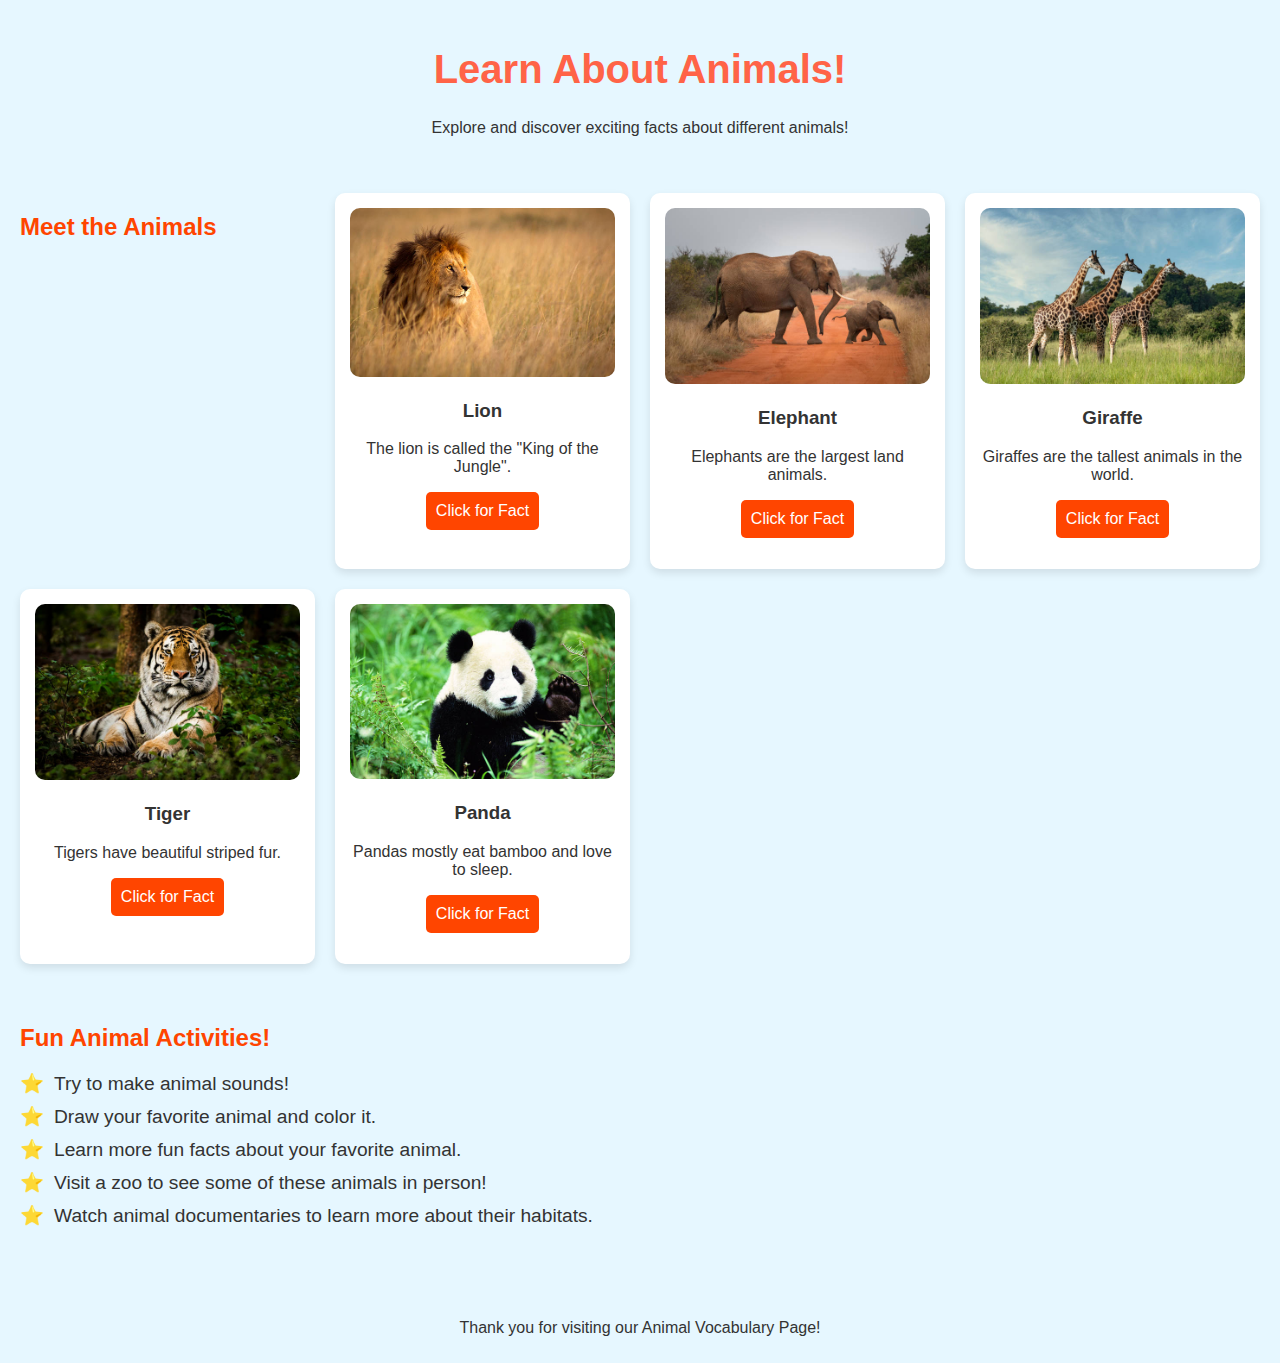
<file: animals.html>
<!DOCTYPE html>
<html lang="en">
<head>
    <meta charset="UTF-8">
    <meta name="viewport" content="width=device-width, initial-scale=1.0">
    <title>ANTHROPONYM</title>
    <link rel="shortcut icon" href="./pics/favicon-32x32.png" type="image/x-icon">
    <link rel="stylesheet" href="animals.css">
</head>
<body>
    <header>
        <h1>Learn About Animals!</h1>
        <p>Explore and discover exciting facts about different animals!</p>
    </header>

    <section class="animals">
        <h2>Meet the Animals</h2>
        
        <div class="animal" id="lion">
            <img src="./pics/lion.jpg" alt="Lion" class="animal-image">
            <h3>Lion</h3>
            <p>The lion is called the "King of the Jungle".</p>
            <button onclick="showFact('lion')">Click for Fact</button>
            <p class="fact" id="lion-fact"></p>
        </div>

        <div class="animal" id="elephant">
            <img src="./pics/elephant.jpg" alt="Elephant" class="animal-image">
            <h3>Elephant</h3>
            <p>Elephants are the largest land animals.</p>
            <button onclick="showFact('elephant')">Click for Fact</button>
            <p class="fact" id="elephant-fact"></p>
        </div>

        <div class="animal" id="giraffe">
            <img src="./pics/giraffe.jpg" alt="Giraffe" class="animal-image">
            <h3>Giraffe</h3>
            <p>Giraffes are the tallest animals in the world.</p>
            <button onclick="showFact('giraffe')">Click for Fact</button>
            <p class="fact" id="giraffe-fact"></p>
        </div>

        <div class="animal" id="tiger">
            <img src="./pics/tiger.jpg" alt="Tiger" class="animal-image">
            <h3>Tiger</h3>
            <p>Tigers have beautiful striped fur.</p>
            <button onclick="showFact('tiger')">Click for Fact</button>
            <p class="fact" id="tiger-fact"></p>
        </div>

        <div class="animal" id="panda">
            <img src="./pics/panda.jpg" alt="Panda" class="animal-image">
            <h3>Panda</h3>
            <p>Pandas mostly eat bamboo and love to sleep.</p>
            <button onclick="showFact('panda')">Click for Fact</button>
            <p class="fact" id="panda-fact"></p>
        </div>

        
    </section>

    <section class="activities">
        <h2>Fun Animal Activities!</h2>
        <ul>
            <li>Try to make animal sounds!</li>
            <li>Draw your favorite animal and color it.</li>
            <li>Learn more fun facts about your favorite animal.</li>
            <li>Visit a zoo to see some of these animals in person!</li>
            <li>Watch animal documentaries to learn more about their habitats.</li>
        </ul>
    </section>

    <footer>
        <p>Thank you for visiting our Animal Vocabulary Page!</p>
    </footer>

    <script src="animals.js"></script>
</body>
</html>
</file>
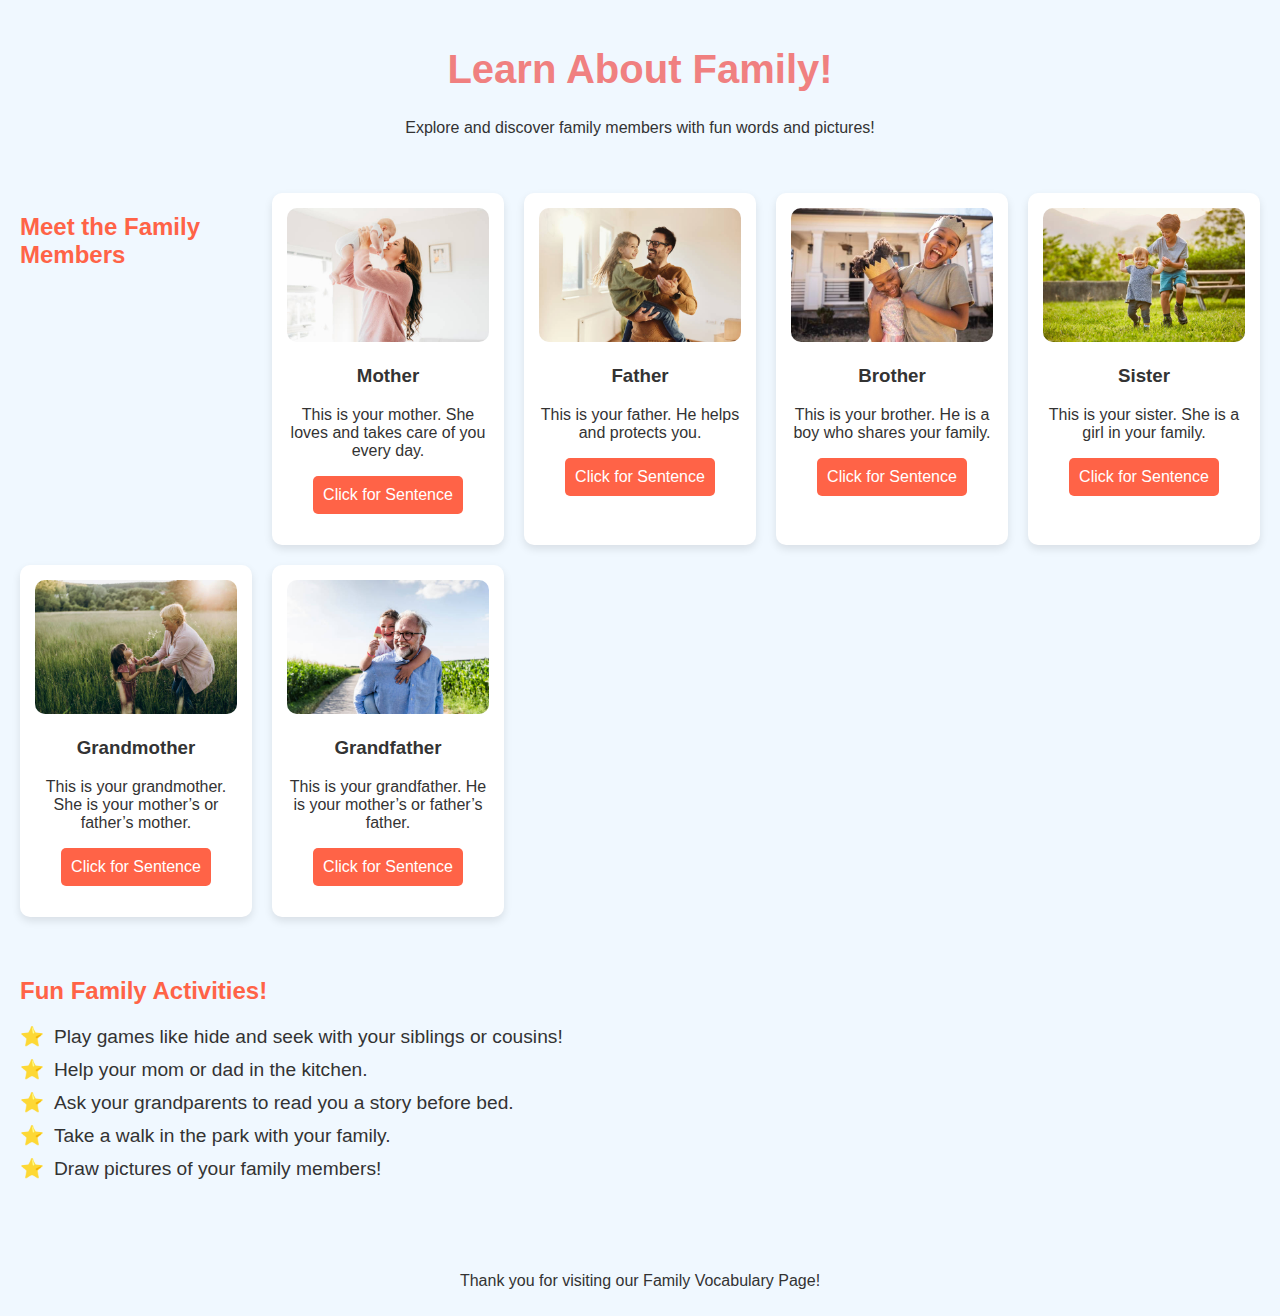
<file: family.html>
<!DOCTYPE html>
<html lang="en">
<head>
    <meta charset="UTF-8">
    <meta name="viewport" content="width=device-width, initial-scale=1.0">
    <title>ANTHROPONYM</title>
    <link rel="shortcut icon" href="./pics/favicon-32x32.png" type="image/x-icon">
    <link rel="stylesheet" href="family.css">
</head>
<body>
    <header>
        <h1>Learn About Family!</h1>
        <p>Explore and discover family members with fun words and pictures!</p>
    </header>

    <section class="family">
        <h2>Meet the Family Members</h2>
        
        <div class="family-member" id="mother">
            <img src="./pics/mother.jpg" alt="Mother" class="family-image">
            <h3>Mother</h3>
            <p>This is your mother. She loves and takes care of you every day.</p>
            <button onclick="showSentence('mother')">Click for Sentence</button>
            <p class="sentence" id="mother-sentence"></p>
        </div>

        <div class="family-member" id="father">
            <img src="./pics/father.jpg" alt="Father" class="family-image">
            <h3>Father</h3>
            <p>This is your father. He helps and protects you.</p>
            <button onclick="showSentence('father')">Click for Sentence</button>
            <p class="sentence" id="father-sentence"></p>
        </div>

        <div class="family-member" id="brother">
            <img src="./pics/brother.jpg" alt="Brother" class="family-image">
            <h3>Brother</h3>
            <p>This is your brother. He is a boy who shares your family.</p>
            <button onclick="showSentence('brother')">Click for Sentence</button>
            <p class="sentence" id="brother-sentence"></p>
        </div>

        <div class="family-member" id="sister">
            <img src="./pics/sister.jpg" alt="Sister" class="family-image">
            <h3>Sister</h3>
            <p>This is your sister. She is a girl in your family.</p>
            <button onclick="showSentence('sister')">Click for Sentence</button>
            <p class="sentence" id="sister-sentence"></p>
        </div>

        <div class="family-member" id="grandmother">
            <img src="./pics/grandmother.jpg" alt="Grandmother" class="family-image">
            <h3>Grandmother</h3>
            <p>This is your grandmother. She is your mother’s or father’s mother.</p>
            <button onclick="showSentence('grandmother')">Click for Sentence</button>
            <p class="sentence" id="grandmother-sentence"></p>
        </div>

        <div class="family-member" id="grandfather">
            <img src="./pics/grandfather.jpg" alt="Grandfather" class="family-image">
            <h3>Grandfather</h3>
            <p>This is your grandfather. He is your mother’s or father’s father.</p>
            <button onclick="showSentence('grandfather')">Click for Sentence</button>
            <p class="sentence" id="grandfather-sentence"></p>
        </div>
    </section>

    <section class="activities">
        <h2>Fun Family Activities!</h2>
        <ul>
            <li>Play games like hide and seek with your siblings or cousins!</li>
            <li>Help your mom or dad in the kitchen.</li>
            <li>Ask your grandparents to read you a story before bed.</li>
            <li>Take a walk in the park with your family.</li>
            <li>Draw pictures of your family members!</li>
        </ul>
    </section>

    <footer>
        <p>Thank you for visiting our Family Vocabulary Page!</p>
    </footer>

    <script src="family.js"></script>
</body>
</html>
</file>
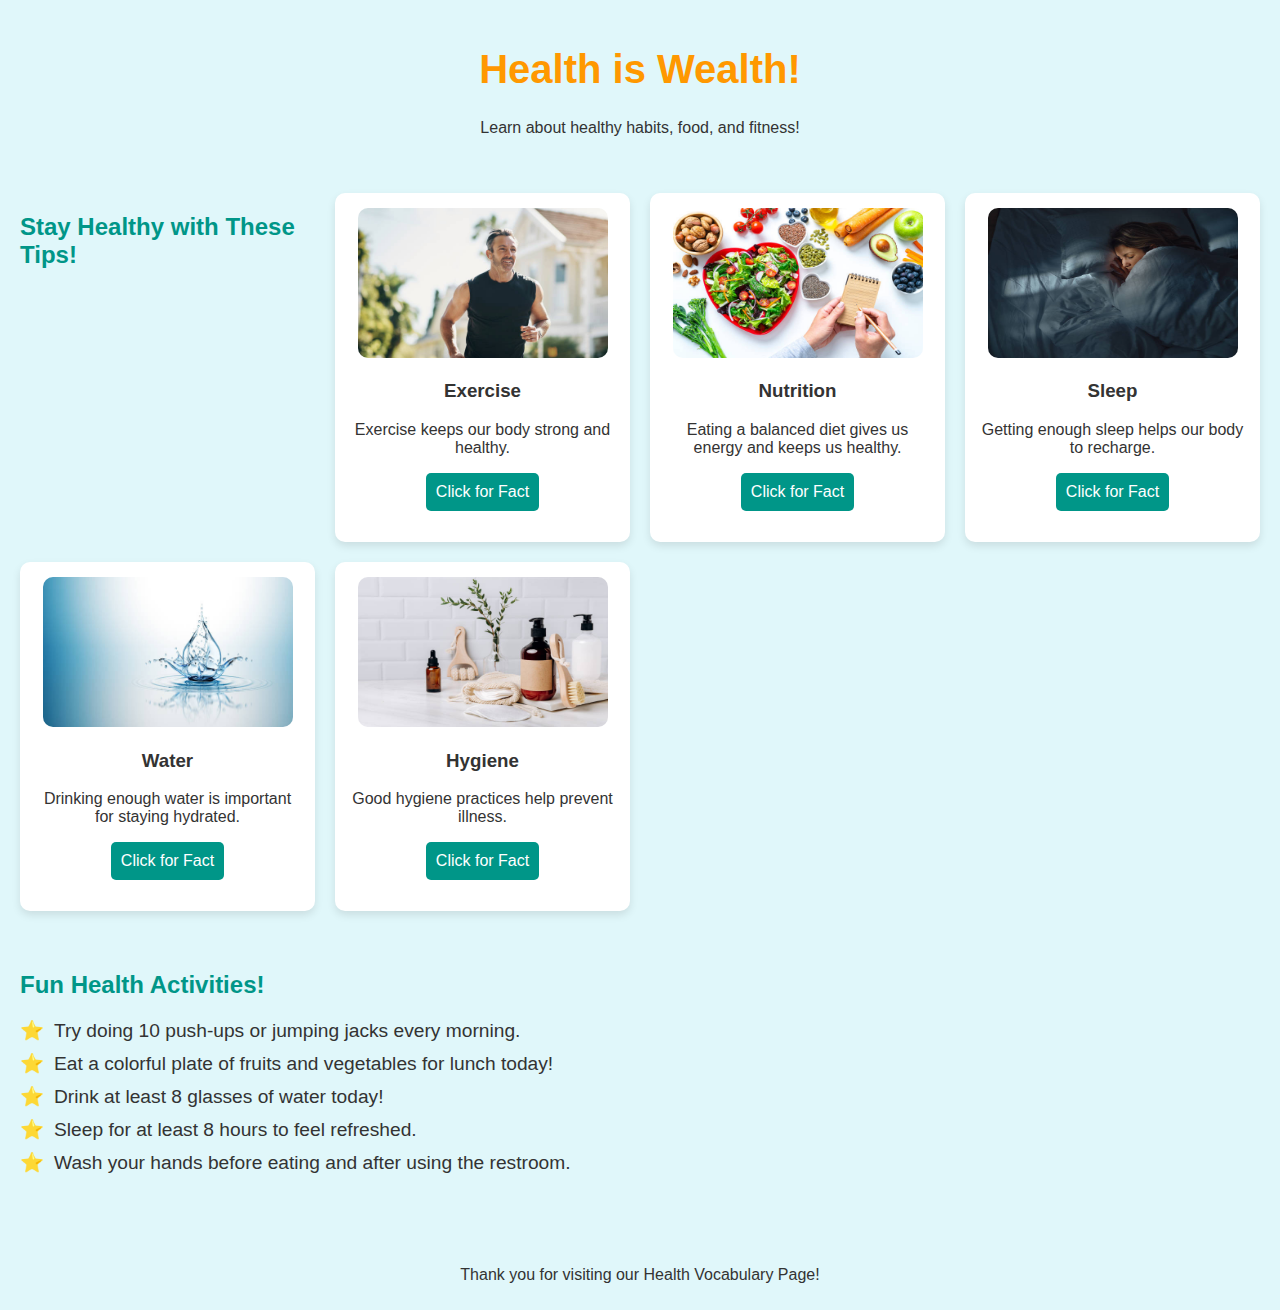
<file: health.html>
<!DOCTYPE html>
<html lang="en">
<head>
    <meta charset="UTF-8">
    <meta name="viewport" content="width=device-width, initial-scale=1.0">
    <title>ANTHROPONYM</title>
    <link rel="shortcut icon" href="./pics/favicon-32x32.png" type="image/x-icon">
    <link rel="stylesheet" href="health.css">
</head>
<body>
    <header>
        <h1>Health is Wealth!</h1>
        <p>Learn about healthy habits, food, and fitness!</p>
    </header>

    <section class="health">
        <h2>Stay Healthy with These Tips!</h2>

        <div class="health-topic" id="exercise">
            <img src="./pics/exercise.jpg" alt="Exercise" class="health-image">
            <h3>Exercise</h3>
            <p>Exercise keeps our body strong and healthy.</p>
            <button onclick="showFact('exercise')">Click for Fact</button>
            <p class="fact" id="exercise-fact"></p>
        </div>

        <div class="health-topic" id="nutrition">
            <img src="./pics/nutrition.jpg" alt="Nutrition" class="health-image">
            <h3>Nutrition</h3>
            <p>Eating a balanced diet gives us energy and keeps us healthy.</p>
            <button onclick="showFact('nutrition')">Click for Fact</button>
            <p class="fact" id="nutrition-fact"></p>
        </div>

        <div class="health-topic" id="sleep">
            <img src="./pics/sleep.jpg" alt="Sleep" class="health-image">
            <h3>Sleep</h3>
            <p>Getting enough sleep helps our body to recharge.</p>
            <button onclick="showFact('sleep')">Click for Fact</button>
            <p class="fact" id="sleep-fact"></p>
        </div>

        <div class="health-topic" id="water">
            <img src="./pics/water.jpg" alt="Water" class="health-image">
            <h3>Water</h3>
            <p>Drinking enough water is important for staying hydrated.</p>
            <button onclick="showFact('water')">Click for Fact</button>
            <p class="fact" id="water-fact"></p>
        </div>

        <div class="health-topic" id="hygiene">
            <img src="./pics/Hygiene.jpg" alt="Hygiene" class="health-image">
            <h3>Hygiene</h3>
            <p>Good hygiene practices help prevent illness.</p>
            <button onclick="showFact('hygiene')">Click for Fact</button>
            <p class="fact" id="hygiene-fact"></p>
        </div>
    </section>

    <section class="activities">
        <h2>Fun Health Activities!</h2>
        <ul>
            <li>Try doing 10 push-ups or jumping jacks every morning.</li>
            <li>Eat a colorful plate of fruits and vegetables for lunch today!</li>
            <li>Drink at least 8 glasses of water today!</li>
            <li>Sleep for at least 8 hours to feel refreshed.</li>
            <li>Wash your hands before eating and after using the restroom.</li>
        </ul>
    </section>

    <footer>
        <p>Thank you for visiting our Health Vocabulary Page!</p>
    </footer>

    <script src="health.js"></script>
</body>
</html>
</file>
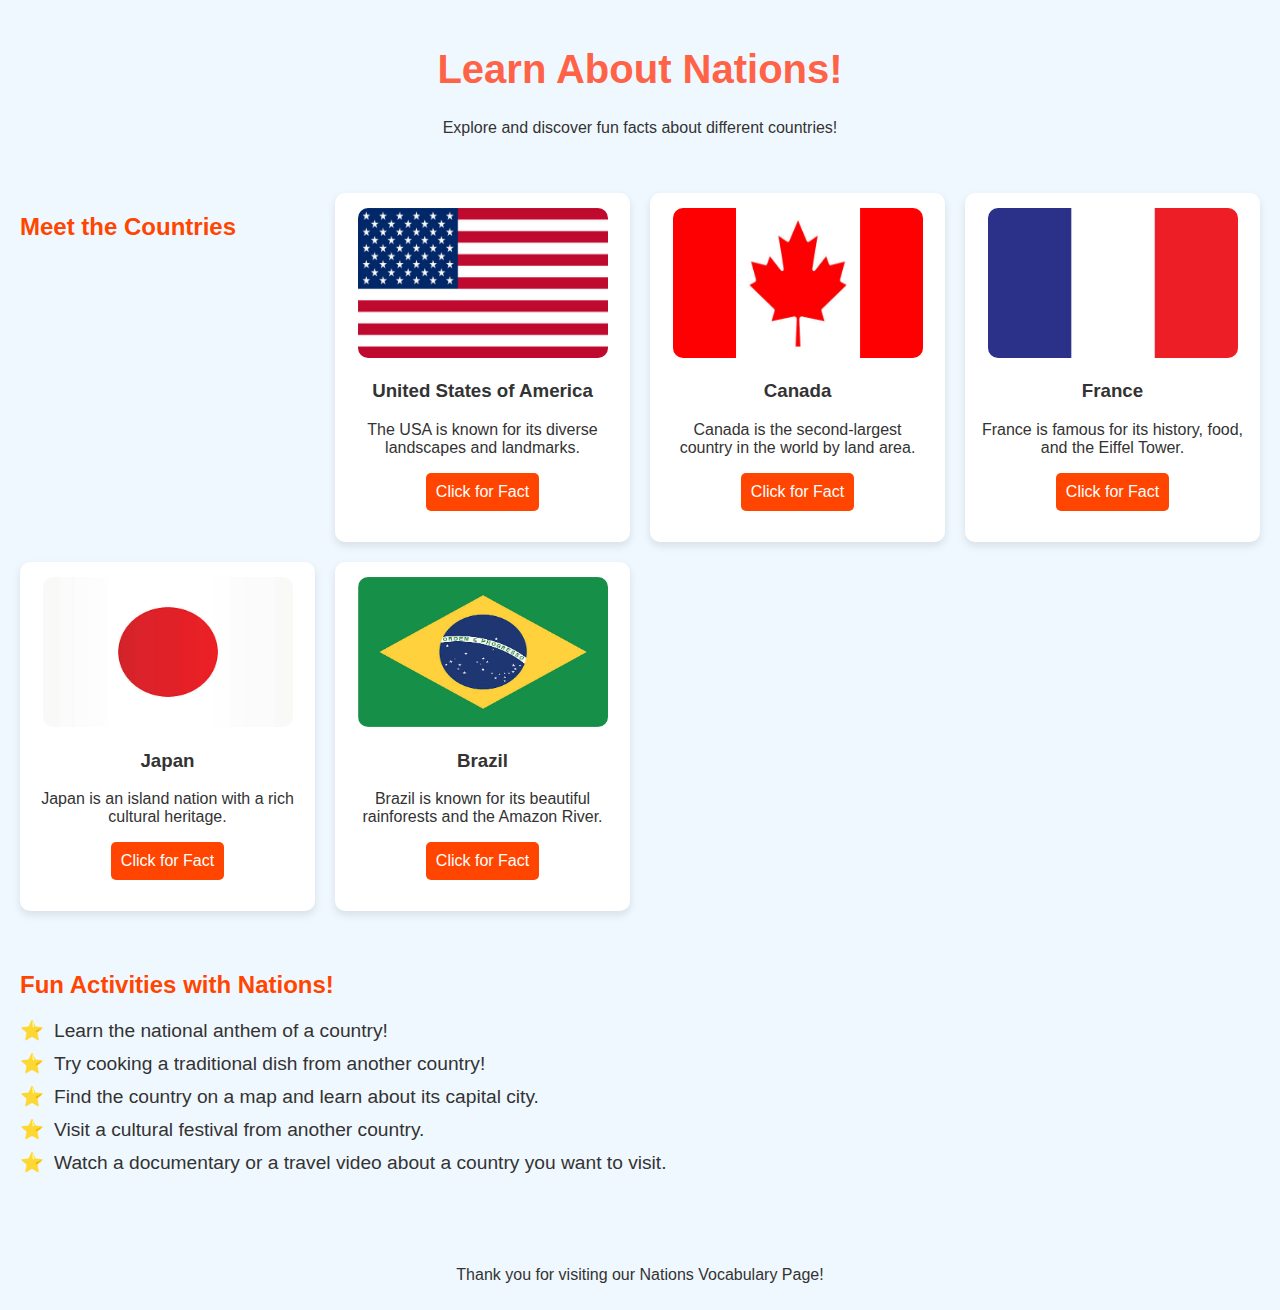
<file: nations.html>
<!DOCTYPE html>
<html lang="en">
<head>
    <meta charset="UTF-8">
    <meta name="viewport" content="width=device-width, initial-scale=1.0">
    <title>ANTHROPONYM</title>
    <link rel="shortcut icon" href="./pics/favicon-32x32.png" type="image/x-icon">
    <link rel="stylesheet" href="nations.css">
</head>
<body>
    <header>
        <h1>Learn About Nations!</h1>
        <p>Explore and discover fun facts about different countries!</p>
    </header>

    <section class="nations">
        <h2>Meet the Countries</h2>

        <div class="nation" id="usa">
            <img src="./pics/usa.jpg" alt="USA" class="nation-image">
            <h3>United States of America</h3>
            <p>The USA is known for its diverse landscapes and landmarks.</p>
            <button onclick="showFact('usa')">Click for Fact</button>
            <p class="fact" id="usa-fact"></p>
        </div>

        <div class="nation" id="canada">
            <img src="./pics/canada.jpg" alt="Canada" class="nation-image">
            <h3>Canada</h3>
            <p>Canada is the second-largest country in the world by land area.</p>
            <button onclick="showFact('canada')">Click for Fact</button>
            <p class="fact" id="canada-fact"></p>
        </div>

        <div class="nation" id="france">
            <img src="./pics/france.jpg" alt="France" class="nation-image">
            <h3>France</h3>
            <p>France is famous for its history, food, and the Eiffel Tower.</p>
            <button onclick="showFact('france')">Click for Fact</button>
            <p class="fact" id="france-fact"></p>
        </div>

        <div class="nation" id="japan">
            <img src="./pics/japan.jpg" alt="Japan" class="nation-image">
            <h3>Japan</h3>
            <p>Japan is an island nation with a rich cultural heritage.</p>
            <button onclick="showFact('japan')">Click for Fact</button>
            <p class="fact" id="japan-fact"></p>
        </div>

        <div class="nation" id="brazil">
            <img src="./pics/brazil.jpg" alt="Brazil" class="nation-image">
            <h3>Brazil</h3>
            <p>Brazil is known for its beautiful rainforests and the Amazon River.</p>
            <button onclick="showFact('brazil')">Click for Fact</button>
            <p class="fact" id="brazil-fact"></p>
        </div>

        
    </section>

    <section class="activities">
        <h2>Fun Activities with Nations!</h2>
        <ul>
            <li>Learn the national anthem of a country!</li>
            <li>Try cooking a traditional dish from another country!</li>
            <li>Find the country on a map and learn about its capital city.</li>
            <li>Visit a cultural festival from another country.</li>
            <li>Watch a documentary or a travel video about a country you want to visit.</li>
        </ul>
    </section>

    <footer>
        <p>Thank you for visiting our Nations Vocabulary Page!</p>
    </footer>

    <script src="nations.js"></script>
</body>
</html>
</file>
<file: animals.css>
/* styles.css */
body {
    font-family: 'Arial', sans-serif;
    background-color: #e6f7ff;
    color: #333;
    margin: 0;
    padding: 0;
}

header {
    text-align: center;
  
    padding: 20px;
}

h1 {
    font-size: 2.5em;
    color: #ff6347;
}

h2 {
    color: #ff4500;
}

.animals {
    display: grid;
    grid-template-columns: repeat(auto-fit, minmax(250px, 1fr));
    gap: 20px;
    padding: 20px;
}

.animal {
    background-color: #ffffff;
    padding: 15px;
    border-radius: 10px;
    box-shadow: 0 4px 8px rgba(0, 0, 0, 0.1);
    text-align: center;
}

.animal-image {
    max-width: 100%;
    height: auto;
    border-radius: 10px;
}

button {
    background-color: #ff4500;
    color: white;
    border: none;
    padding: 10px;
    cursor: pointer;
    font-size: 1em;
    border-radius: 5px;
}

button:hover {
    background-color: #ff6347;
}

.fact {
    font-style: italic;
    color: #555;
}

footer {
    text-align: center;
 
    padding: 10px;
    margin-top: 30px;
}

.activities {
    padding: 20px;
 
}

ul {
    list-style-type: none;
    padding: 0;
}

ul li {
    margin-bottom: 10px;
    font-size: 1.2em;
}

ul li:before {
    content: "⭐";
    margin-right: 10px;
}
</file>
<file: family.css>
/* styles.css */
body {
    font-family: 'Arial', sans-serif;
    background-color: #f0f8ff;
    color: #333;
    margin: 0;
    padding: 0;
}

header {
    text-align: center;
    
    padding: 20px;
}

h1 {
    font-size: 2.5em;
    color: #f08080;
}

h2 {
    color: #ff6347;
}

.family {
    display: grid;
    grid-template-columns: repeat(auto-fit, minmax(200px, 1fr));
    gap: 20px;
    padding: 20px;
}

.family-member {
    background-color: #ffffff;
    padding: 15px;
    border-radius: 10px;
    box-shadow: 0 4px 8px rgba(0, 0, 0, 0.1);
    text-align: center;
}

.family-image {
    max-width: 100%;
    height: auto;
    border-radius: 10px;
}

button {
    background-color: #ff6347;
    color: white;
    border: none;
    padding: 10px;
    cursor: pointer;
    font-size: 1em;
    border-radius: 5px;
}

button:hover {
    background-color: #ff4500;
}

.sentence {
    font-style: italic;
    color: #555;
}

footer {
    text-align: center;
    
    padding: 10px;
    margin-top: 30px;
}

.activities {
    padding: 20px;
 
}

ul {
    list-style-type: none;
    padding: 0;
}

ul li {
    margin-bottom: 10px;
    font-size: 1.2em;
}

ul li:before {
    content: "⭐";
    margin-right: 10px;
}
</file>
<file: health.css>
/* styles.css */
body {
    font-family: 'Arial', sans-serif;
    background-color: #e0f7fa;
    color: #333;
    margin: 0;
    padding: 0;
}

header {
    text-align: center;

    padding: 20px;
}

h1 {
    font-size: 2.5em;
    color: #ff9800;
}

h2 {
    color: #009688;
}

.health {
    display: grid;
    grid-template-columns: repeat(auto-fit, minmax(250px, 1fr));
    gap: 20px;
    padding: 20px;
}

.health-topic {
    background-color: #ffffff;
    padding: 15px;
    border-radius: 10px;
    box-shadow: 0 4px 8px rgba(0, 0, 0, 0.1);
    text-align: center;
}

.health-image {
    max-width: 100%;
    width: 250px;
    height: 150px;
    border-radius: 10px;
}

button {
    background-color: #009688;
    color: white;
    border: none;
    padding: 10px;
    cursor: pointer;
    font-size: 1em;
    border-radius: 5px;
}

button:hover {
    background-color: #00796b;
}

.fact {
    font-style: italic;
    color: #555;
}

footer {
    text-align: center;

    padding: 10px;
    margin-top: 30px;
}

.activities {
    padding: 20px;

}

ul {
    list-style-type: none;
    padding: 0;
}

ul li {
    margin-bottom: 10px;
    font-size: 1.2em;
}

ul li:before {
    content: "⭐";
    margin-right: 10px;
}
</file>
<file: nations.css>
/* styles.css */
body {
    font-family: 'Arial', sans-serif;
    background-color: #f0f8ff;
    color: #333;
    margin: 0;
    padding: 0;
}

header {
    text-align: center;

    padding: 20px;
}

h1 {
    font-size: 2.5em;
    color: #ff6347;
}

h2 {
    color: #ff4500;
}

.nations {
    display: grid;
    grid-template-columns: repeat(auto-fit, minmax(250px, 1fr));
    gap: 20px;
    padding: 20px;
}

.nation {
    background-color: #ffffff;
    padding: 15px;
    border-radius: 10px;
    box-shadow: 0 4px 8px rgba(0, 0, 0, 0.1);
    text-align: center;
}

.nation-image {
    max-width: 100%;
    width: 250px;
    height: 150px;
    border-radius: 10px;
}

button {
    background-color: #ff4500;
    color: white;
    border: none;
    padding: 10px;
    cursor: pointer;
    font-size: 1em;
    border-radius: 5px;
}

button:hover {
    background-color: #ff6347;
}

.fact {
    font-style: italic;
    color: #555;
}

footer {
    text-align: center;

    padding: 10px;
    margin-top: 30px;
}

.activities {
    padding: 20px;

}

ul {
    list-style-type: none;
    padding: 0;
}

ul li {
    margin-bottom: 10px;
    font-size: 1.2em;
}

ul li:before {
    content: "⭐";
    margin-right: 10px;
}
</file>
